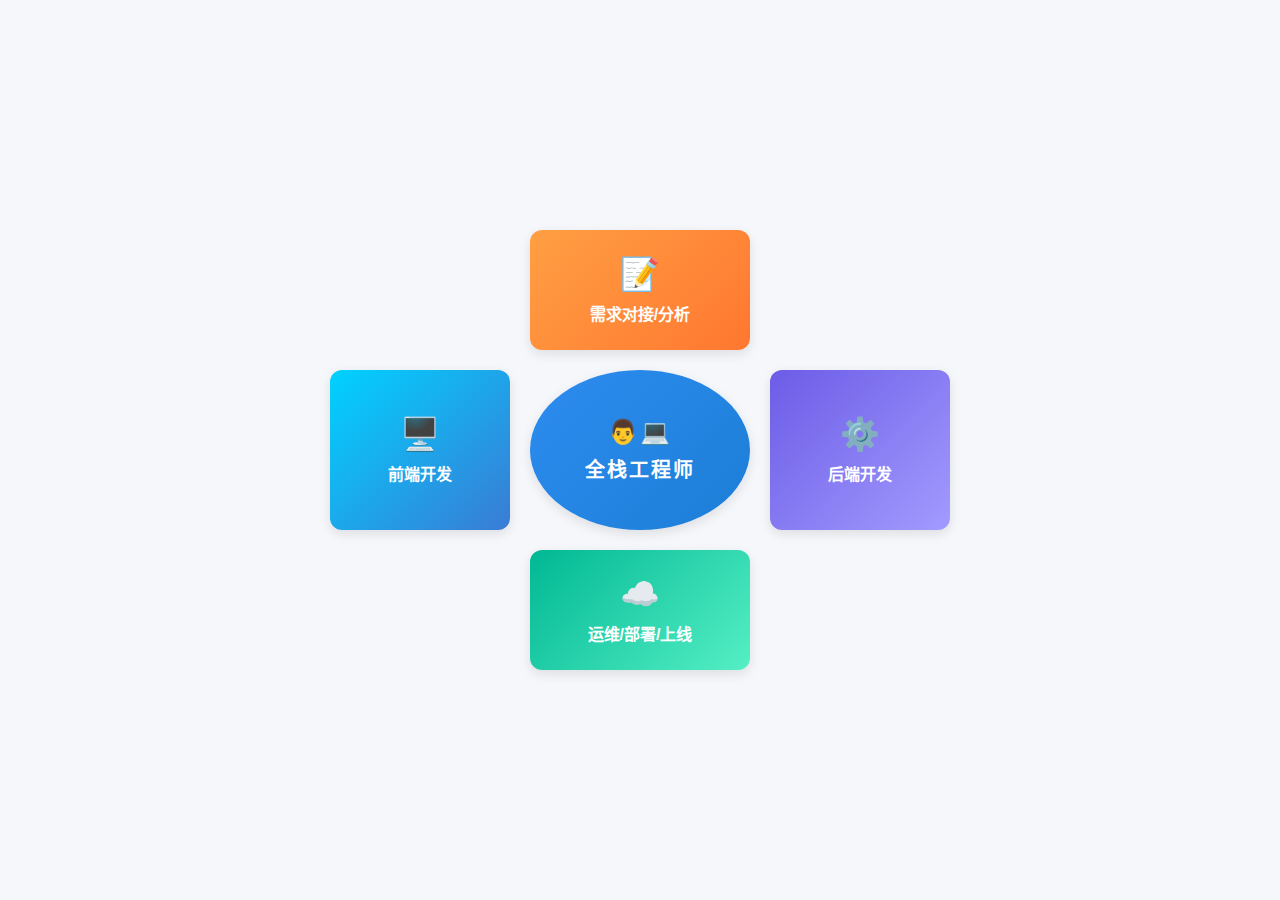
<file: fullstack.html>
<!DOCTYPE html>
<html lang="zh-CN">
<head>
    <meta charset="UTF-8">
    <meta name="viewport" content="width=device-width, initial-scale=1.0">
    <title>全栈工程师-需求/前端/后端/运维全搞定</title>
    <style>
        /* 全局样式重置+页面居中 */
        * {
            margin: 0;
            padding: 0;
            box-sizing: border-box;
            font-family: "Microsoft YaHei", sans-serif;
        }
        body {
            background-color: #f5f7fa;
            display: flex;
            justify-content: center;
            align-items: center;
            min-height: 100vh;
            padding: 20px;
        }
        /* 核心容器：网格布局，中间是自己，四周四个模块 */
        .fullstack-container {
            display: grid;
            grid-template-areas:
                ".  demand  ."
                "front  me  back"
                ".  ops  .";
            grid-template-columns: 180px 220px 180px;
            grid-template-rows: 120px 160px 120px;
            gap: 20px;
        }
        /* 通用模块样式：卡片效果+居中 */
        .module {
            border-radius: 12px;
            display: flex;
            flex-direction: column;
            justify-content: center;
            align-items: center;
            color: #fff;
            font-weight: 600;
            box-shadow: 0 4px 12px rgba(0,0,0,0.1);
            transition: all 0.3s ease;
            padding: 10px;
            text-align: center;
        }
        /* hover动效：轻微放大+阴影加深，有交互感 */
        .module:hover {
            transform: scale(1.05);
            box-shadow: 0 6px 16px rgba(0,0,0,0.15);
        }
        /* 核心：自己（全栈工程师） */
        .me {
            grid-area: me;
            background: linear-gradient(135deg, #2d8cf0, #1c7ed6);
            border-radius: 50%;
            font-size: 20px;
            letter-spacing: 2px;
            z-index: 10; /* 层级最高，突出核心 */
        }
        .me span {
            font-size: 24px;
            margin-bottom: 8px;
        }
        /* 需求模块：暖橙色，搭配笔记图标 */
        .demand {
            grid-area: demand;
            background: linear-gradient(135deg, #ff9f43, #ff7730);
        }
        /* 前端模块：天蓝色，搭配电脑图标 */
        .front {
            grid-area: front;
            background: linear-gradient(135deg, #00d2ff, #3a7bd5);
        }
        /* 后端模块：深紫色，搭配齿轮图标 */
        .back {
            grid-area: back;
            background: linear-gradient(135deg, #6c5ce7, #a29bfe);
        }
        /* 运维模块：草绿色，搭配云服务器图标 */
        .ops {
            grid-area: ops;
            background: linear-gradient(135deg, #00b894, #55efc4);
        }
        /* 模块内图标样式 */
        .module .icon {
            font-size: 32px;
            margin-bottom: 8px;
        }
        /* 响应式：小屏幕自动缩小尺寸，适配手机 */
        @media (max-width: 600px) {
            .fullstack-container {
                grid-template-columns: 120px 160px 120px;
                grid-template-rows: 100px 120px 100px;
                gap: 15px;
            }
            .module {
                font-size: 14px;
            }
            .module .icon {
                font-size: 24px;
            }
            .me {
                font-size: 16px;
            }
            .me span {
                font-size: 20px;
            }
        }
    </style>
</head>
<body>
    <div class="fullstack-container">
        <!-- 核心：全栈工程师（自己） -->
        <div class="module me">
            <span>👨💻</span>
            全栈工程师
        </div>
        <!-- 需求分析 -->
        <div class="module demand">
            <div class="icon">📝</div>
            需求对接/分析
        </div>
        <!-- 前端开发 -->
        <div class="module front">
            <div class="icon">🖥️</div>
            前端开发
        </div>
        <!-- 后端开发 -->
        <div class="module back">
            <div class="icon">⚙️</div>
            后端开发
        </div>
        <!-- 运维部署 -->
        <div class="module ops">
            <div class="icon">☁️</div>
            运维/部署/上线
        </div>
    </div>
</body>
</html>
</file>
